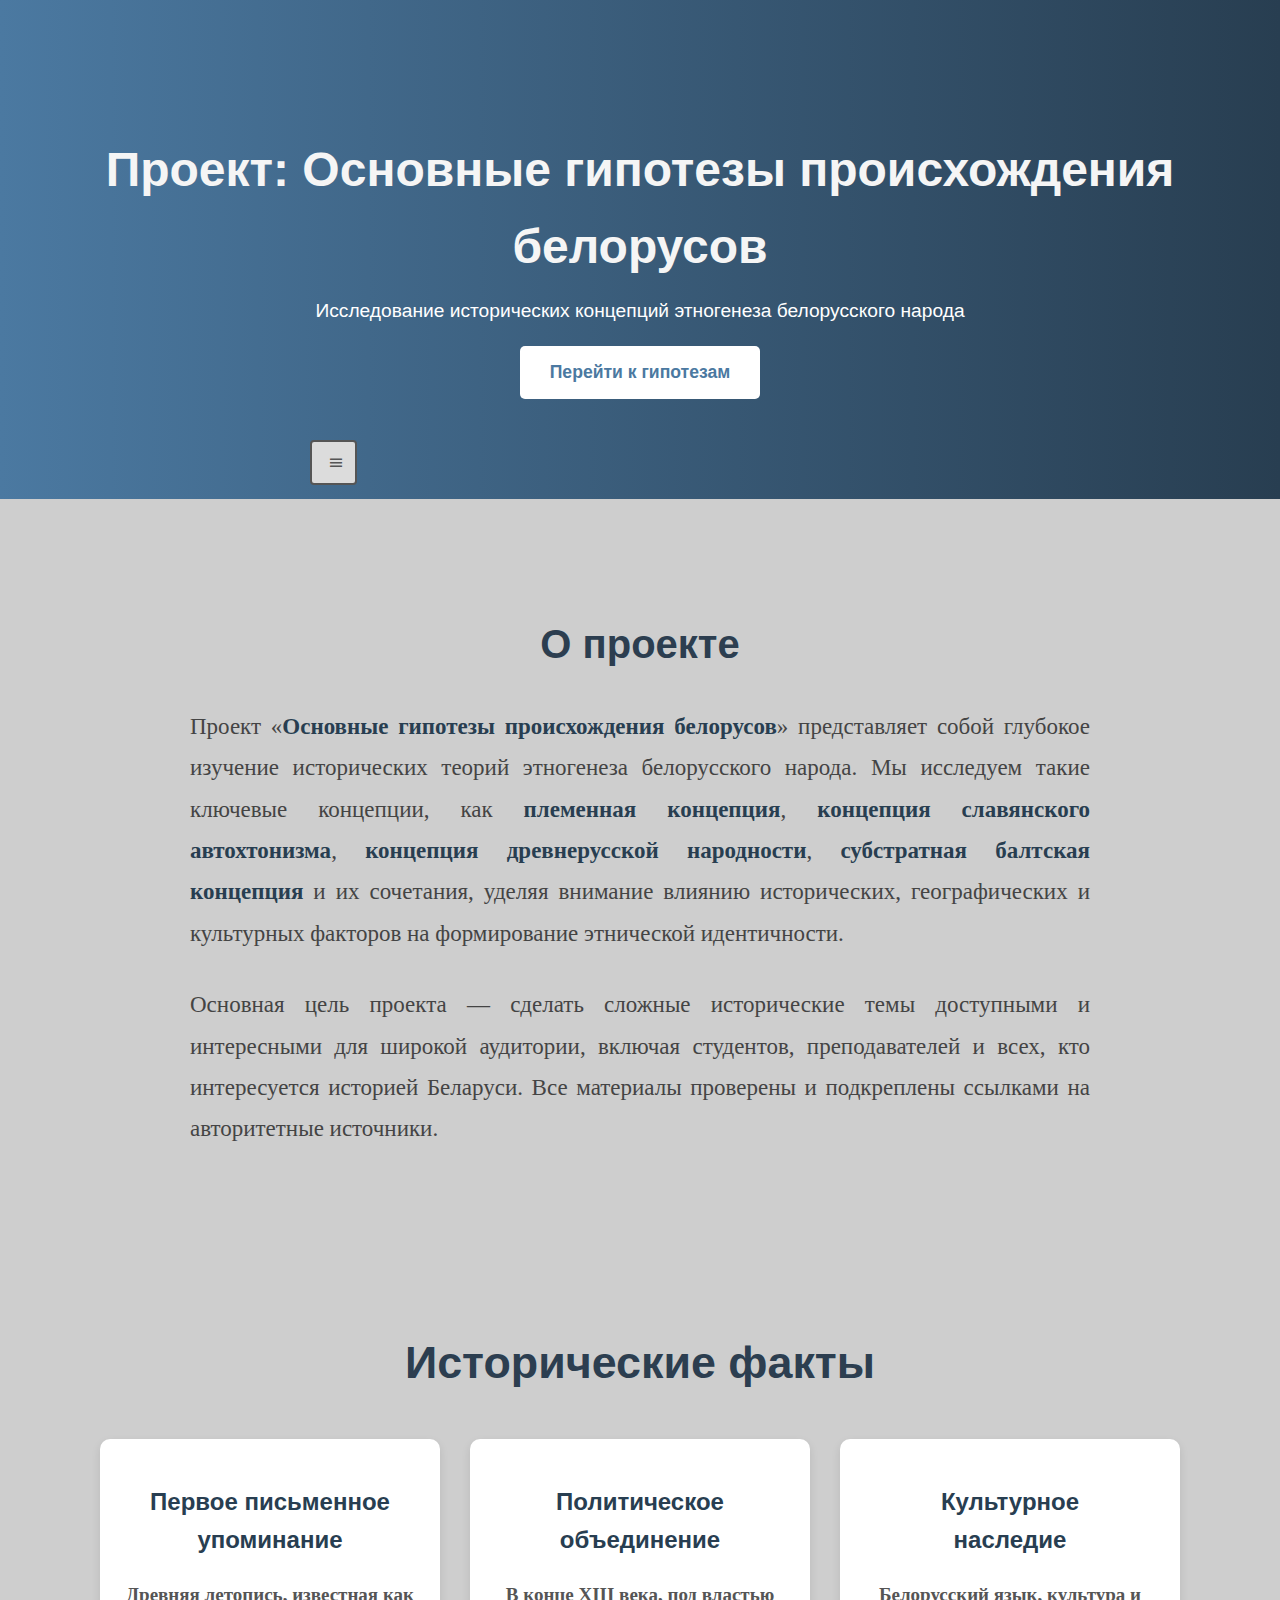
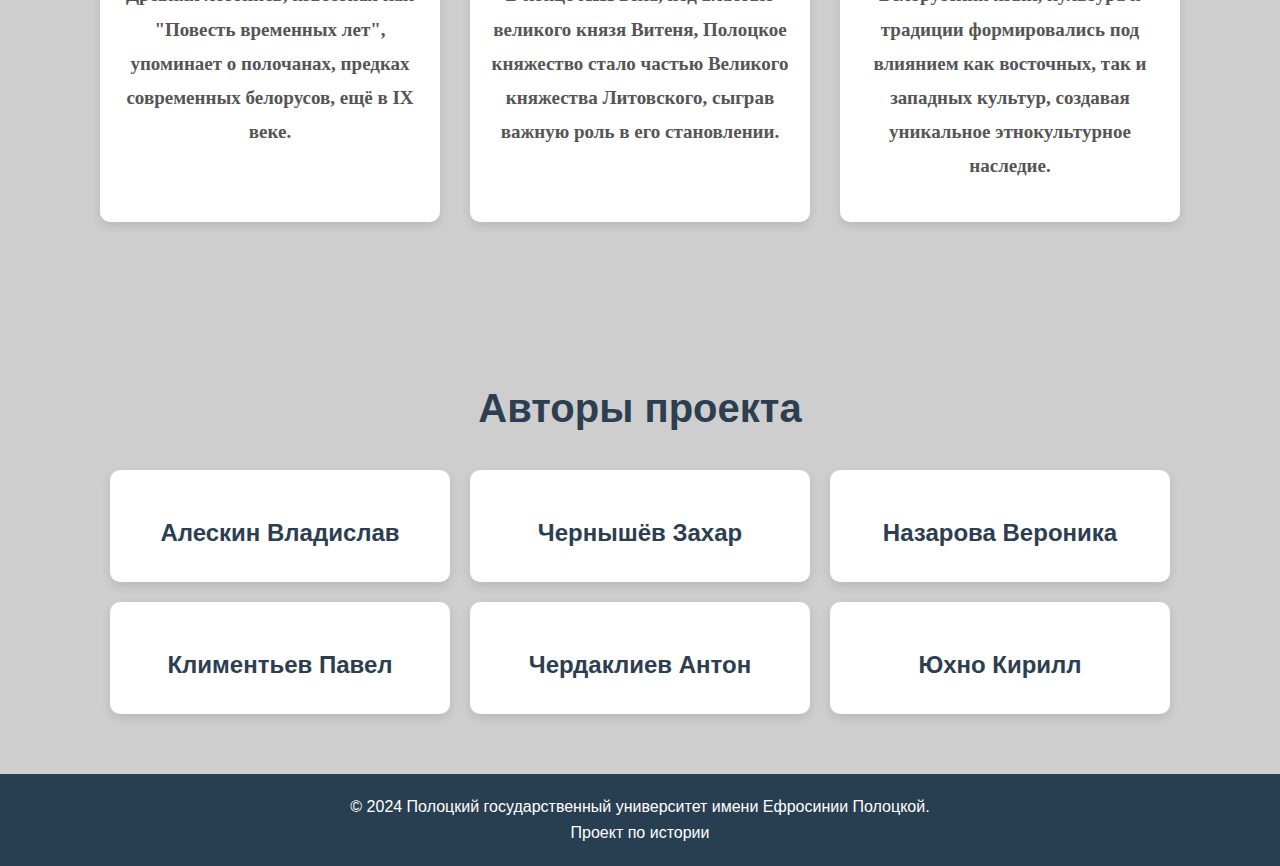
<file: index.html>
<!DOCTYPE html>
<html lang="ru">
<head>
    <meta charset="UTF-8">
    <meta name="viewport" content="width=device-width, initial-scale=1.0">
    <title>Проект: Происхождение белорусов</title>
    <link href="https://fonts.googleapis.com/css2?family=Merriweather:wght@300;400;700&display=swap" rel="stylesheet">
    <link rel="stylesheet" href="styles.css">
</head>
<body>

<header>
    <h1>Проект: Основные гипотезы происхождения белорусов</h1>
    <p>Исследование исторических концепций этногенеза белорусского народа</p>
    <a href="hypotheses.html" class="button">Перейти к гипотезам</a>
</header>
<details>
    <summary></summary>
    <nav class="menu">
      <a href="#about">О проекте</a>
      <a href="#historical-facts">Исторические факты</a>
      <a href="#authors">Авторы</a>
    </nav>
  </details>
<section id="about">
    <h2>О проекте</h2>
    <p style="font-size: 23px; font-family: bankgothic lt bt;" >
        Проект «<span class="about-highlight">Основные гипотезы происхождения белорусов</span>» представляет собой глубокое изучение 
        исторических теорий этногенеза белорусского народа. Мы исследуем такие ключевые концепции, как 
        <span class="about-highlight">племенная концепция</span>, <span class="about-highlight">концепция славянского автохтонизма</span>, <span class="about-highlight">концепция древнерусской народности</span>, 
        <span class="about-highlight">субстратная балтская концепция</span> и их сочетания, уделяя внимание влиянию 
        исторических, географических и культурных факторов на формирование этнической идентичности.
    </p>
    <p style="font-size: 23px; font-family: bankgothic lt bt;" >
        Основная цель проекта — сделать сложные исторические темы доступными и интересными для широкой аудитории, включая студентов, преподавателей и всех, кто интересуется 
        историей Беларуси. Все материалы проверены и подкреплены ссылками на авторитетные источники.
    </p>
</section>

<section id="historical-facts">
    <h2>Исторические факты</h2>
    <div class="facts-container">
        <div class="fact-item">
            <h3>Первое письменное упоминание</h3>
            <p style="font-size: 19px;" class="about-highlight">Древняя летопись, известная как "Повесть временных лет", упоминает о полочанах, предках современных белорусов, ещё в IX веке.</p>
        </div>
        <div class="fact-item">
            <h3>Политическое объединение</h3>
            <p style="font-size: 19px;" class="about-highlight">В конце XIII века, под властью великого князя Витеня, Полоцкое княжество стало частью Великого княжества Литовского, сыграв важную роль в его становлении.</p>
        </div>
        <div class="fact-item">
            <h3>Культурное <br>наследие</h3>
            <p style="font-size: 19px;" class="about-highlight">Белорусский язык, культура и традиции формировались под влиянием как восточных, так и западных культур, создавая уникальное этнокультурное наследие.</p>
        </div>
    </div>
</section>

<section id="authors">
    <h2>Авторы проекта</h2>
    <div class="authors-container">
        <div class="author-card"> 
            <h3>Алескин Владислав</h3>
        </div>
        <div class="author-card">
            <h3>Чернышёв Захар</h3>
        </div>
        <div class="author-card">
            <h3>Назарова Вероника</h3>
        </div>
        <div class="author-card">
            <h3>Климентьев Павел</h3>
        </div>
        <div class="author-card">
            <h3>Чердаклиев Антон</h3>
        </div>
        <div class="author-card">
            <h3>Юхно Кирилл</h3>
        </div>
    </div>
</section>

<footer>
    <p>&copy; 2024 Полоцкий государственный университет имени Ефросинии Полоцкой.</p>
    <p>Проект по истории</p>
</footer>

<script src="script.js"></script>
</body>
</html>
</file>
<file: styles.css>
/* Общие стили */
body {
    margin: 0;
    padding: 0;
    font-family: 'Roboto', sans-serif;
    background-color: #cecece;
    color: #333;
    line-height: 1.6;
}

h1, h2, h3 {
    color: #2c3e50;
}

a {
    text-decoration: none;
    color: #4b79a1;
}

a:hover {
    text-decoration: underline;
}

/* Заголовок */
header {
    background: linear-gradient(to right, #4b79a1, #283e51);
    color: white;
    padding: 100px 20px;
    text-align: center;
}

header h1 {
    font-size: 3rem;
    margin-bottom: 10px;
    color: whitesmoke;
}

header p {
    font-size: 1.2rem;
    margin: 0 0 20px;
}

header .button {
    display: inline-block;
    padding: 12px 30px;
    background-color: #ffffff;
    color: #4b79a1;
    border-radius: 5px;
    font-size: 1.1rem;
    font-weight: bold;
    cursor: pointer;
    transition: background-color 0.3s;
}

header .button:hover {
    background-color: #e3e3e3;
}

/* Секция "О проекте" */
#about {
    padding: 80px 20px;
    text-align: center;
    background-color: #cecece;
}

#about h2 {
    font-size: 2.5rem;
    margin-bottom: 30px;
    color: #2c3e50;
}

#about p {
    font-size: 1.2rem;
    max-width: 900px;
    margin: 0 auto 30px;
    text-align: justify;
    color: #444;
    line-height: 1.8;
}

#about p:last-child {
    margin-bottom: 0;
}

.about-highlight {
    font-weight: bold;
    color: #283e51;
    font-family: bankgothic lt bt;
}

/* Секция "Исторические факты" */
/* Стили для раздела исторических фактов */
#historical-facts {
    padding: 60px 20px;
    background-color: #cecece;
    text-align: center;
}

#historical-facts h2 {
    font-size: 2.8rem;
    color: #2c3e50;
    margin-bottom: 40px;
}

.facts-container {
    display: flex;
    flex-wrap: wrap;
    justify-content: center;
    gap: 30px;
}

.fact-item {
    background-color: white;
    border-radius: 10px;
    box-shadow: 0 4px 10px rgba(0, 0, 0, 0.1);
    max-width: 300px;
    padding: 20px;
    text-align: center;
    transition: transform 0.3s, box-shadow 0.3s;
}

.fact-item:hover {
    transform: scale(1.05);
    box-shadow: 0 6px 20px rgba(0, 0, 0, 0.2);
}

.fact-icon {
    width: 80px;
    height: 80px;
    margin-bottom: 20px;
}

.fact-item h3 {
    font-size: 1.5rem;
    margin-bottom: 15px;
    color: #283e51;
}

.fact-item p {
    font-size: 1.1rem;
    color: #555;
    line-height: 1.8;
}


/* Секция "Авторы проекта" */
#authors {
    padding: 60px 20px;
    background-color: #cecece;
    text-align: center;
}

#authors h2 {
    font-size: 2.5rem;
    margin-bottom: 30px;
}

.authors-container {
    display: flex;
    justify-content: center;
    gap: 20px;
    flex-wrap: wrap;
}

.author-card {
    background-color: white;
    width: 300px;
    padding: 20px;
    border-radius: 10px;
    box-shadow: 0 4px 10px rgba(0, 0, 0, 0.1);
    text-align: center;
    transition: transform 0.3s, box-shadow 0.3s;
}

.author-card:hover {
    transform: translateY(-10px);
    box-shadow: 0 6px 20px rgba(0, 0, 0, 0.2);
}

.author-card h3 {
    font-size: 1.5rem;
    margin-bottom: 10px;
}

/* Подвал */
footer {
    background-color: #283e51;
    color: white;
    text-align: center;
    padding: 20px;
}

footer p {
    margin: 0;
}

/* Меню */
:root {
    --primColor: #dcdcdc;
    --secoColor: #555555;
    --cornerRad: 4px;
}

details {
    margin: 40px;
    position: fixed;
    position: absolute;
    top: 400px;
    left: 270px;
}

summary {
  writing-mode: vertical-lr;
  text-align: center;
  padding: 12px 10px;
  width: 23px;
  height: 17px;
  background-color: var(--primColor);
  border: 2px solid var(--secoColor);
  border-radius: var(--cornerRad);
  color: var(--secoColor);
  cursor: pointer;
  user-select: none;
  outline: none;
  transition: transform 200ms ease-in-out 0s;
}

summary:hover {
    transform: scale(1.1);
}

summary::marker {
    font-size: 0;
}
summary::after {
    content: "III";
    letter-spacing: -1px;
  }
  summary:hover {
    transform: scale(1.1);
  }
  summary::marker {
    font-size: 0;
  }
  summary::-webkit-details-marker {
    display: none;
  }
  details[open] .menu {
    animation-name: menuAnim;
  }
  details[open] summary::before {
    content: "X";
  }
  details[open] summary::after {
    content: "";
  }
/* Адаптация под мобильные устройства */
@media (max-width: 768px) {
    /* Перемещение меню */
    details {
        position: static; /* Убираем фиксированное позиционирование */
        margin: 20px auto;
        text-align: center;
    }

    summary {
        width: 40px; /* Увеличиваем кнопку для удобства касания */
        height: 40px;
        font-size: 1.2rem;
        padding: 12px;
        background-color: #4b79a1; /* Цвет кнопки для контраста */
        color: white;
        border: none;
        border-radius: 50%;
    }

    summary:hover {
        transform: scale(1.1);
    }

    .menu {
        width: 100%; /* Меню занимает всю ширину */
        margin: 0 auto;
        box-shadow: none; /* Убираем тень */
        border: none;
        padding: 0;
    }

    .menu a {
        display: block; /* Ссылки в виде блоков */
        padding: 15px;
        margin: 0;
        color: white;
        background-color: #4b79a1;
        border-bottom: 1px solid #2c3e50;
    }

    .menu a:hover {
        background-color: #283e51;
    }

    details[open] .menu {
        animation-name: none; /* Отключение анимации для мобильных */
    }
}

  .menu {
    height: 0;
    width: fit-content;
    border-radius: var(--cornerRad);
    background-color: var(--primColor);
    box-shadow: 0 4px 12px 0 rgba(0, 0, 0, 0.2);
    margin-top: 8px;
    display: flex;
    flex-direction: column;
    justify-content: space-between;
    overflow: hidden;
    animation: closeMenu 300ms ease-in-out forwards;
  }
  .menu a {
    padding: 12px 24px;
    margin: 0 16px;
    color: var(--secoColor);
    border-bottom: 2px solid rgba(0, 0, 0, 0.1);
    text-decoration: none;
    text-align: center;
    transition: filter 200ms linear 0s;
  }
  .menu a:nth-of-type(1) {
    padding-top: 24px;
  }
  .menu a:nth-last-of-type(1) {
    border-bottom: none;
  }
  .menu a:hover {
    filter: brightness(200%);
  }
  details[open]::before {
    animation: fadeMe 300ms linear forwards;
  }


@keyframes menuAnim {
  0% {
    height: 0;
  }
  100% {
    height: 200px;
  }
}
@keyframes fadeMe {
  0% {
    opacity: 0.4;
  }
  100% {
    opacity: 0;
  }
}
</file>
